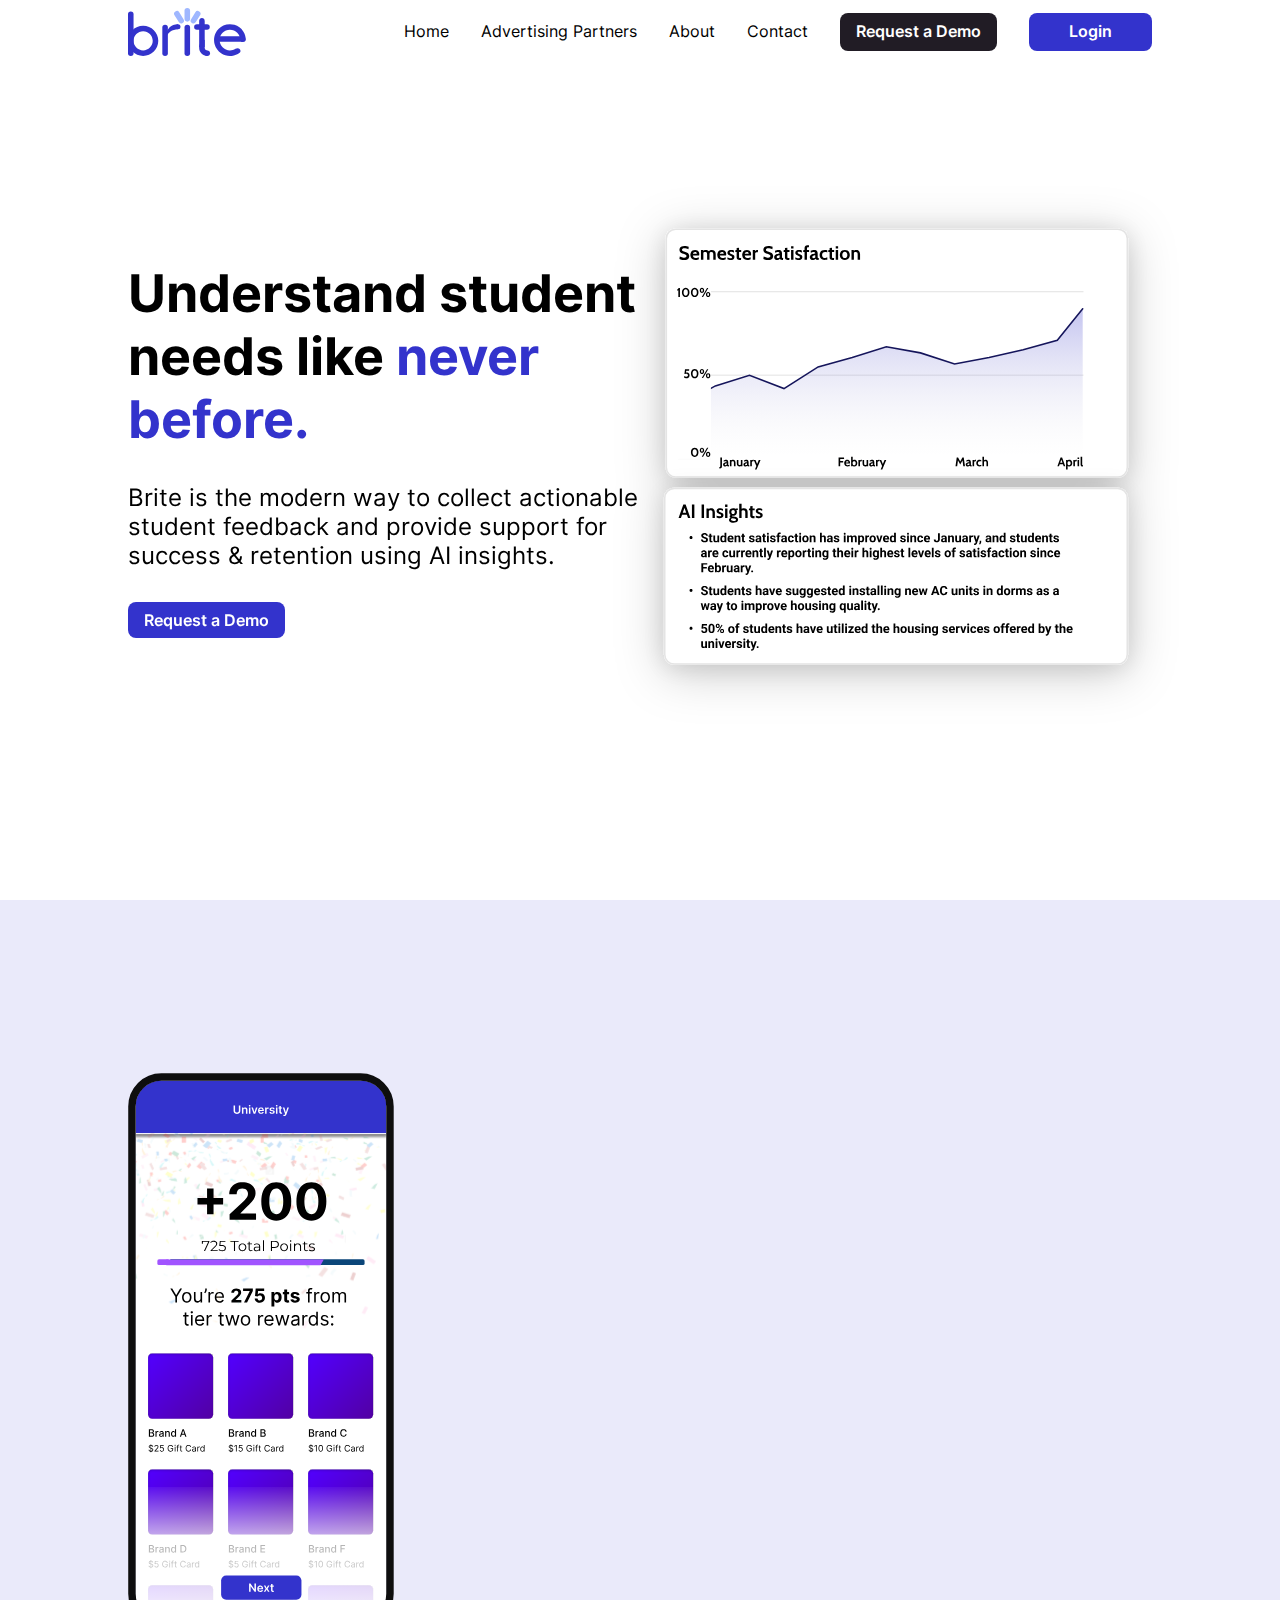
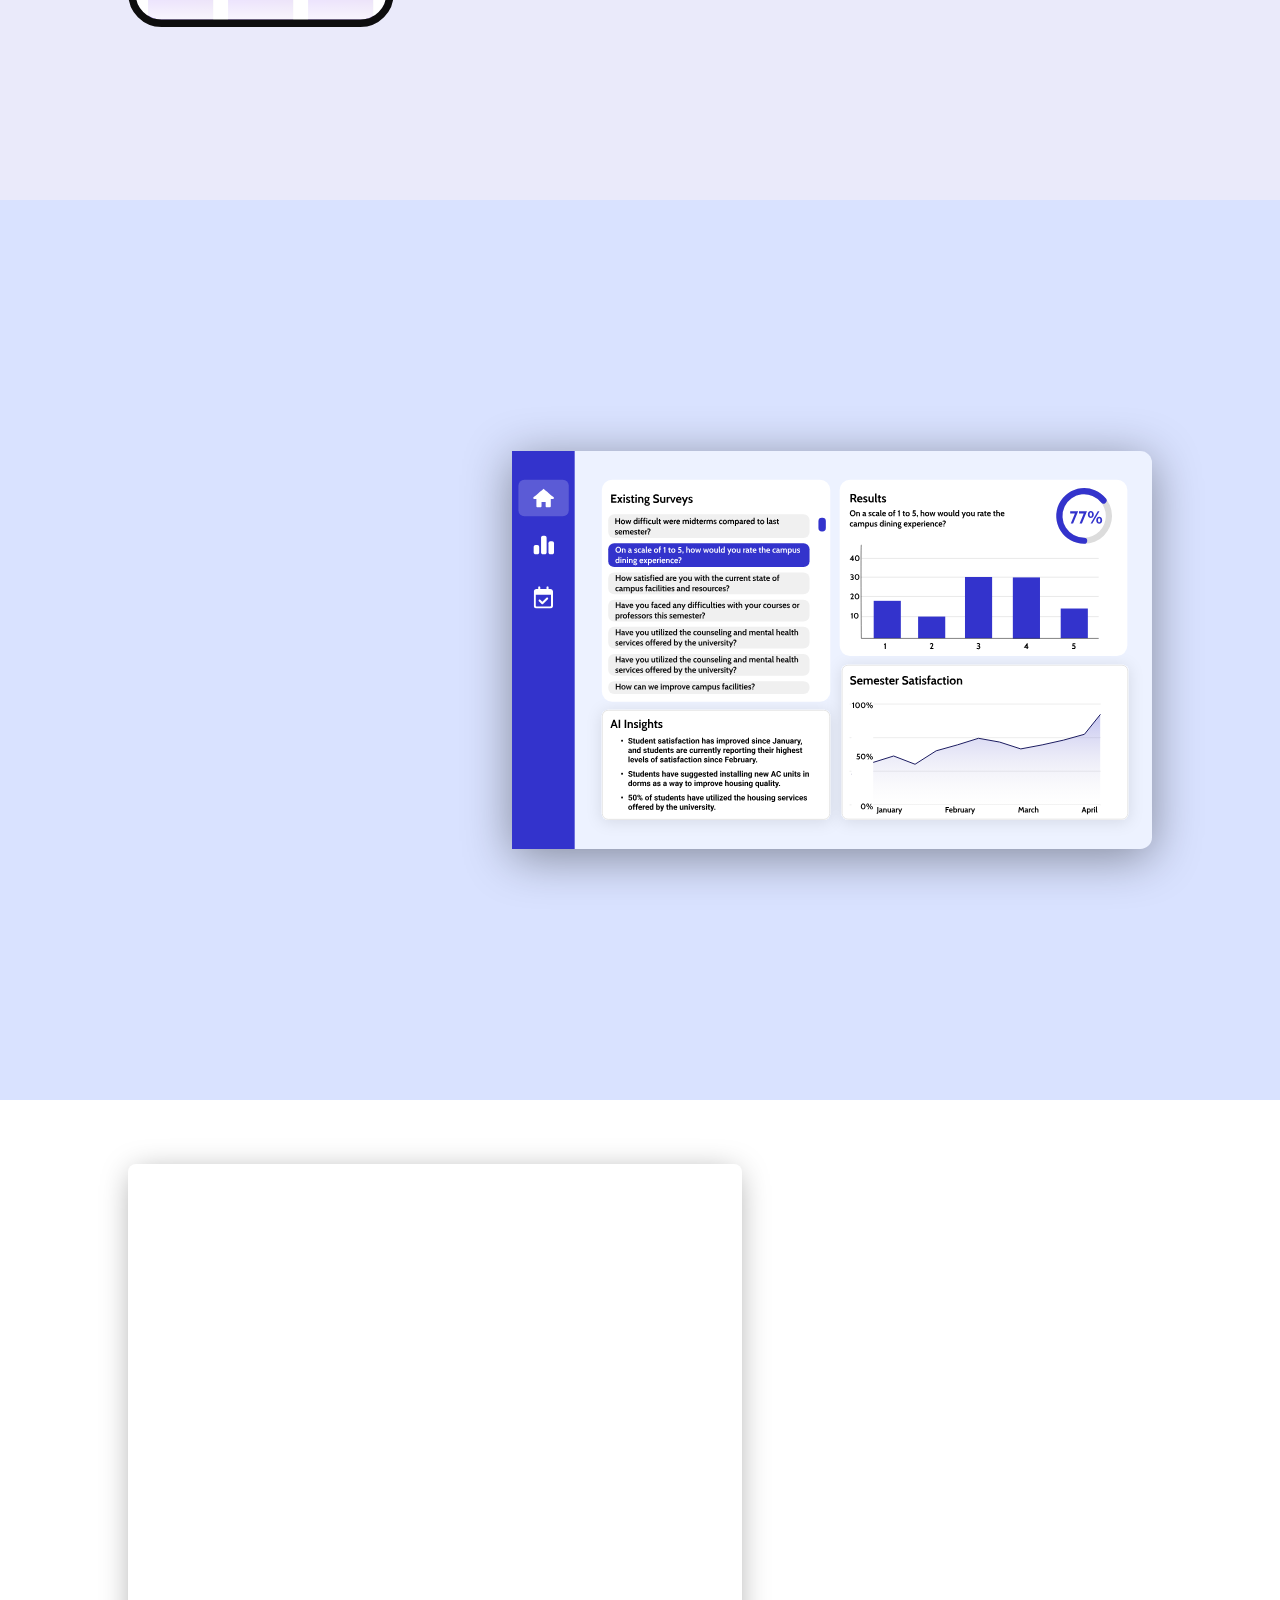
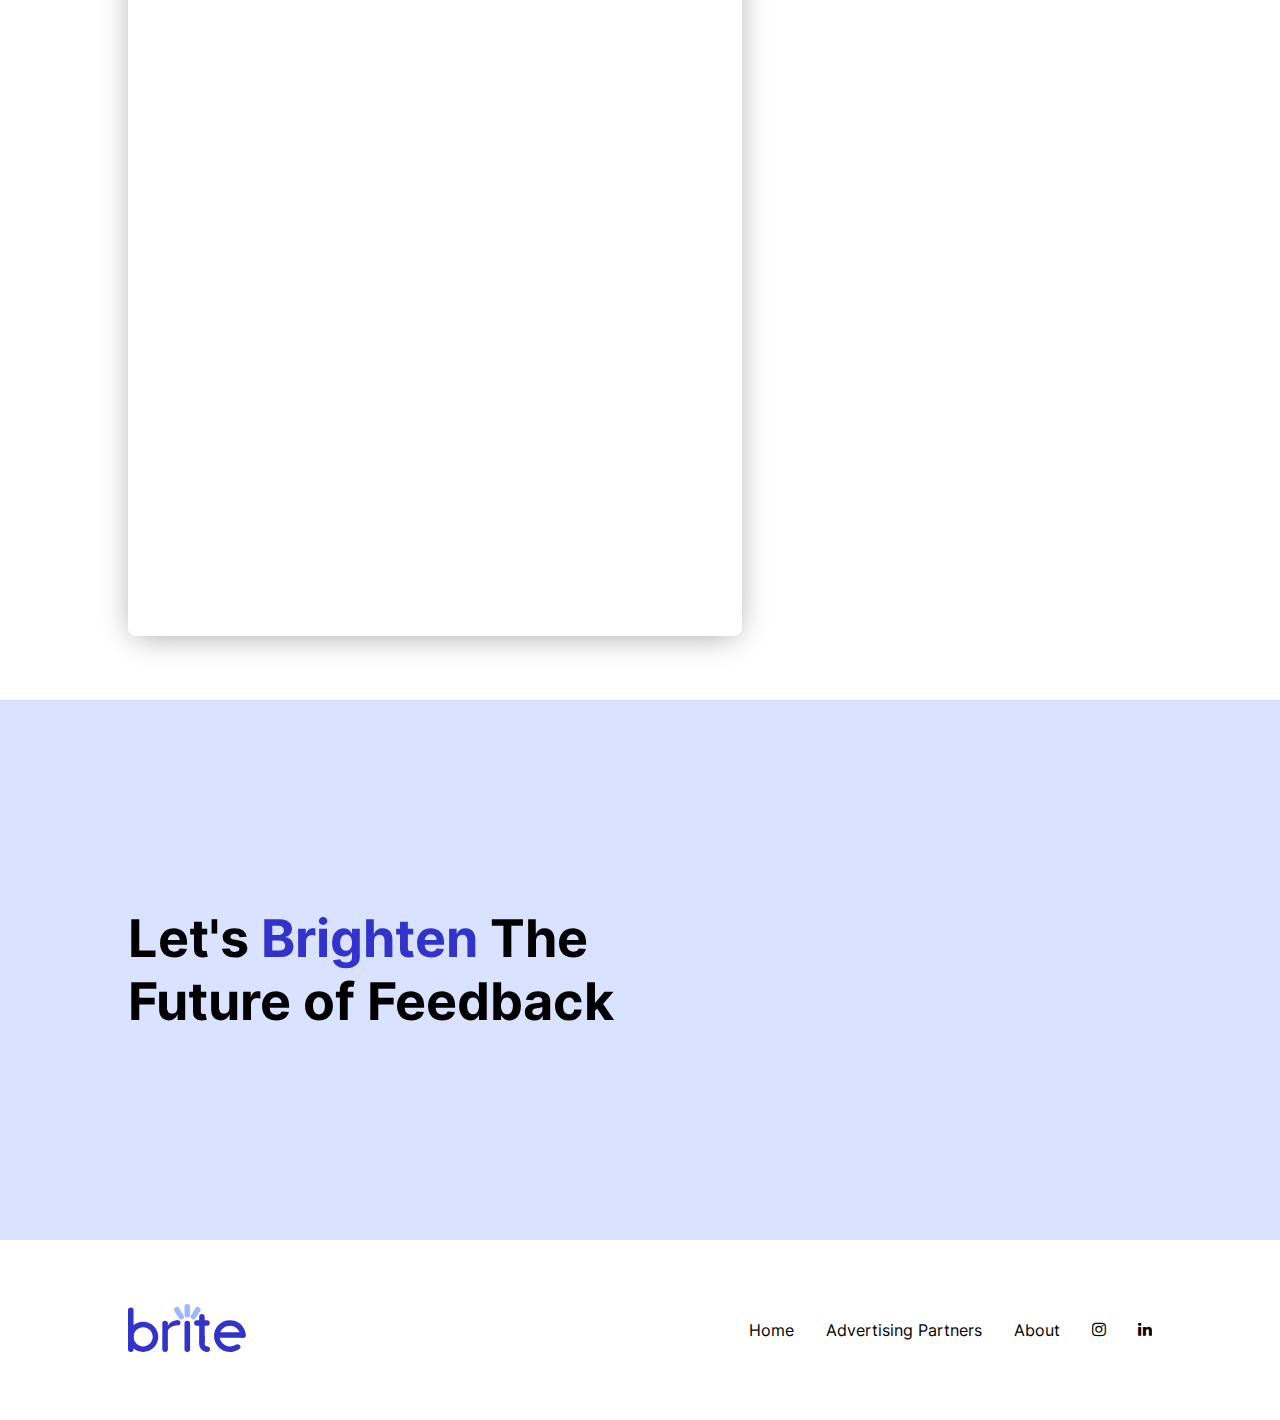
<file: index.html>
<!DOCTYPE html>
<html lang="en">
  <head>
    <meta charset="UTF-8" />
    <meta http-equiv="X-UA-Compatible" content="IE=edge" />
    <meta name="viewport" content="width=device-width, initial-scale=1.0" />
    <meta http-equiv="CACHE-CONTROL" content="NO-CACHE" />

    <title>Brite</title>
    <link rel="icon" type="image/png" href="./favicon.png" />

    <link rel="stylesheet" href="./styles.css" />
    <link rel="stylesheet" href="./index.css" />
    <link
      rel="stylesheet"
      href="https://cdnjs.cloudflare.com/ajax/libs/font-awesome/4.7.0/css/font-awesome.min.css"
    />
  </head>
  <body>
    <nav>
      <a href="./index.html">
        <img class="nav-logo" src="./assets/images/newlogo.svg" alt="Brite" />
      </a>

      <input type="checkbox" id="menu-check" />
      <label class="menu-bars" for="menu-check">
        <svg xmlns="http://www.w3.org/2000/svg" viewBox="0 0 448 512">
          <!--! Font Awesome Pro 6.4.0 by @fontawesome - https://fontawesome.com License - https://fontawesome.com/license (Commercial License) Copyright 2023 Fonticons, Inc. -->
          <path
            d="M0 96C0 78.3 14.3 64 32 64H416c17.7 0 32 14.3 32 32s-14.3 32-32 32H32C14.3 128 0 113.7 0 96zM0 256c0-17.7 14.3-32 32-32H416c17.7 0 32 14.3 32 32s-14.3 32-32 32H32c-17.7 0-32-14.3-32-32zM448 416c0 17.7-14.3 32-32 32H32c-17.7 0-32-14.3-32-32s14.3-32 32-32H416c17.7 0 32 14.3 32 32z"
          />
        </svg>
      </label>

      <ul class="nav-links">
        <li>
          <a href="./index.html">Home</a>
        </li>
        <li>
          <a href="./advertising.html">Advertising Partners</a>
        </li>
        <li>
          <a href="./about.html">About</a>
        </li>
        <li>
          <a href="#contact">Contact</a>
        </li>
        <li>
          <a href="#request-a-demo" class="cta-btn-grey">Request a Demo</a>
        </li>
        <li>
          <a id="loginButton" class="cta-btn">Login</a>
        </li>
      </ul>
    </nav>

    <section id="hero-section">
      <div class="hero-content">
        <div class="hero-text hidden-left">
          <h1>
            Understand student needs like
            <span class="heading-1 purple-text">never before.</span>
          </h1>

          <p class="text-large">
            Brite is the modern way to collect actionable student feedback and
            provide support for success & retention using AI insights.
          </p>

          <a href="#contact" class="cta-btn">Request a Demo</a>
        </div>

        <img
          src="./assets/images/hero.svg"
          alt="Admin Dashboard"
          class="dashboard-img"
        />
      </div>
    </section>

    <section id="reward">
      <div class="reward-content">
        <img
          src="./assets/images/rewardPage.svg"
          alt="Reward Page"
          class="reward-page"
        />
        <div class="reward-text hidden-right">
          <h2 class="reward-text-header">
            Making feedback fun with our
            <span class="heading-2 purple-text"> student-focused</span> app
          </h2>

          <p class="text-medium">
            Students love incentives and gamification. Using our app, students
            are rewarded to give feedback using weekly giveaways from the brands
            they love, ensuring that data stays flowing.
          </p>
          <a href="./advertising.html" class="cta-btn">Learn More</a>
        </div>
      </div>
    </section>

    <section id="analysis">
      <div class="analysis-content">
        <div class="reward-text hidden-left dark">
          <h2 class="reward-text-header">
            Administrators help students in
            <span class="heading-2 purple-text">real-time</span>
          </h2>

          <p class="text-medium">
            No more waiting until the end of the year to review student data
            metrics. Help your students in real time using AI-enhanced daily
            feedback and track results over time using our interactive calendar.
          </p>
        </div>
        <img
          src="./assets/images/dashboard2.svg"
          alt="Reward Page"
          class="dashboard-img"
        />
      </div>
    </section>
    <!-- <section id="trustedBy">
      <div class="trustedBy__header">
        <h2>Trusted By:</h2>
      </div>
      <div class="trustedBy__content">
        <img
          src="./assets/images/dental.svg"
          alt="Admin Dashboard"
          class="dashboard-img"
        />

        <img
          src="./assets/images/nursing.svg"
          alt="Admin Dashboard"
          class="dashboard-img"
        />
      </div>
    </section> -->

    <section id="request-a-demo">
      <div class="request-demo-content">
        <!-- Calendly inline widget begin -->
        <div
          class="calendly-inline-widget"
          data-url="https://calendly.com/brite_demo/30min"
        ></div>
        <script
          type="text/javascript"
          src="https://assets.calendly.com/assets/external/widget.js"
          async
        ></script>
        <!-- Calendly inline widget end -->

        <div class="request-demo-text hidden-right">
          <h2>Schedule a <span class="heading-2 purple-text">Demo</span></h2>

          <p class="text-medium">
            Select a time to see Brite in action! We'll show you how you can use
            Brite to collect student feedback and eliminate blind spots across
            your organization.
          </p>
        </div>
      </div>
    </section>

    <section id="contact">
      <h1 id="contact-header">
        Let's <span class="purple-text heading-1">Brighten</span> The Future of
        Feedback
      </h1>
      <div class="contact-text hidden-right">
        <h2>Contact Us</h2>
        <p class="text-medium">
          To learn more, email us at
          <a
            href="mailto: info@brite.company"
            class="text-medium purple-text email-link"
          >
            info@brite.company
          </a>
        </p>
        <a
          class="cta-btn"
          id="DemoRequest"
          href="https://docs.google.com/forms/d/e/1FAIpQLSegV-dowRuRsMFz-4bKpN9_NyclXzengPoBlK-sQn5bFZB3fQ/viewform"
        >
          Join Waitlist
        </a>
      </div>
    </section>

    <section id="footer">
      <div>
        <a href="./index.html">
          <img class="nav-logo" src="./assets/images/newlogo.svg" alt="Brite" />
        </a>
      </div>
      <div>
        <ul class="footer-links">
          <li>
            <a href="./index.html" class="footer-dis">Home</a>
          </li>
          <li>
            <a href="./advertising.html" class="footer-dis"
              >Advertising Partners</a
            >
          </li>
          <li>
            <a href="./about.html" class="footer-dis">About</a>
          </li>
          <a
            href="https://www.instagram.com/britemobile/"
            class="fa fa-instagram"
          ></a>
          <a
            href="https://www.linkedin.com/company/teambrite/"
            class="fa fa-linkedin"
          ></a>
        </ul>
      </div>
    </section>

    <script defer src="script.js"></script>
    <script>
      document
        .getElementById("loginButton")
        .addEventListener("click", function () {
          // Change the URL to the desired website
          window.location.href = "https://app.brite.company/"; // Replace with the website URL you want to redirect to
        });
    </script>
  </body>
</html>
</file>
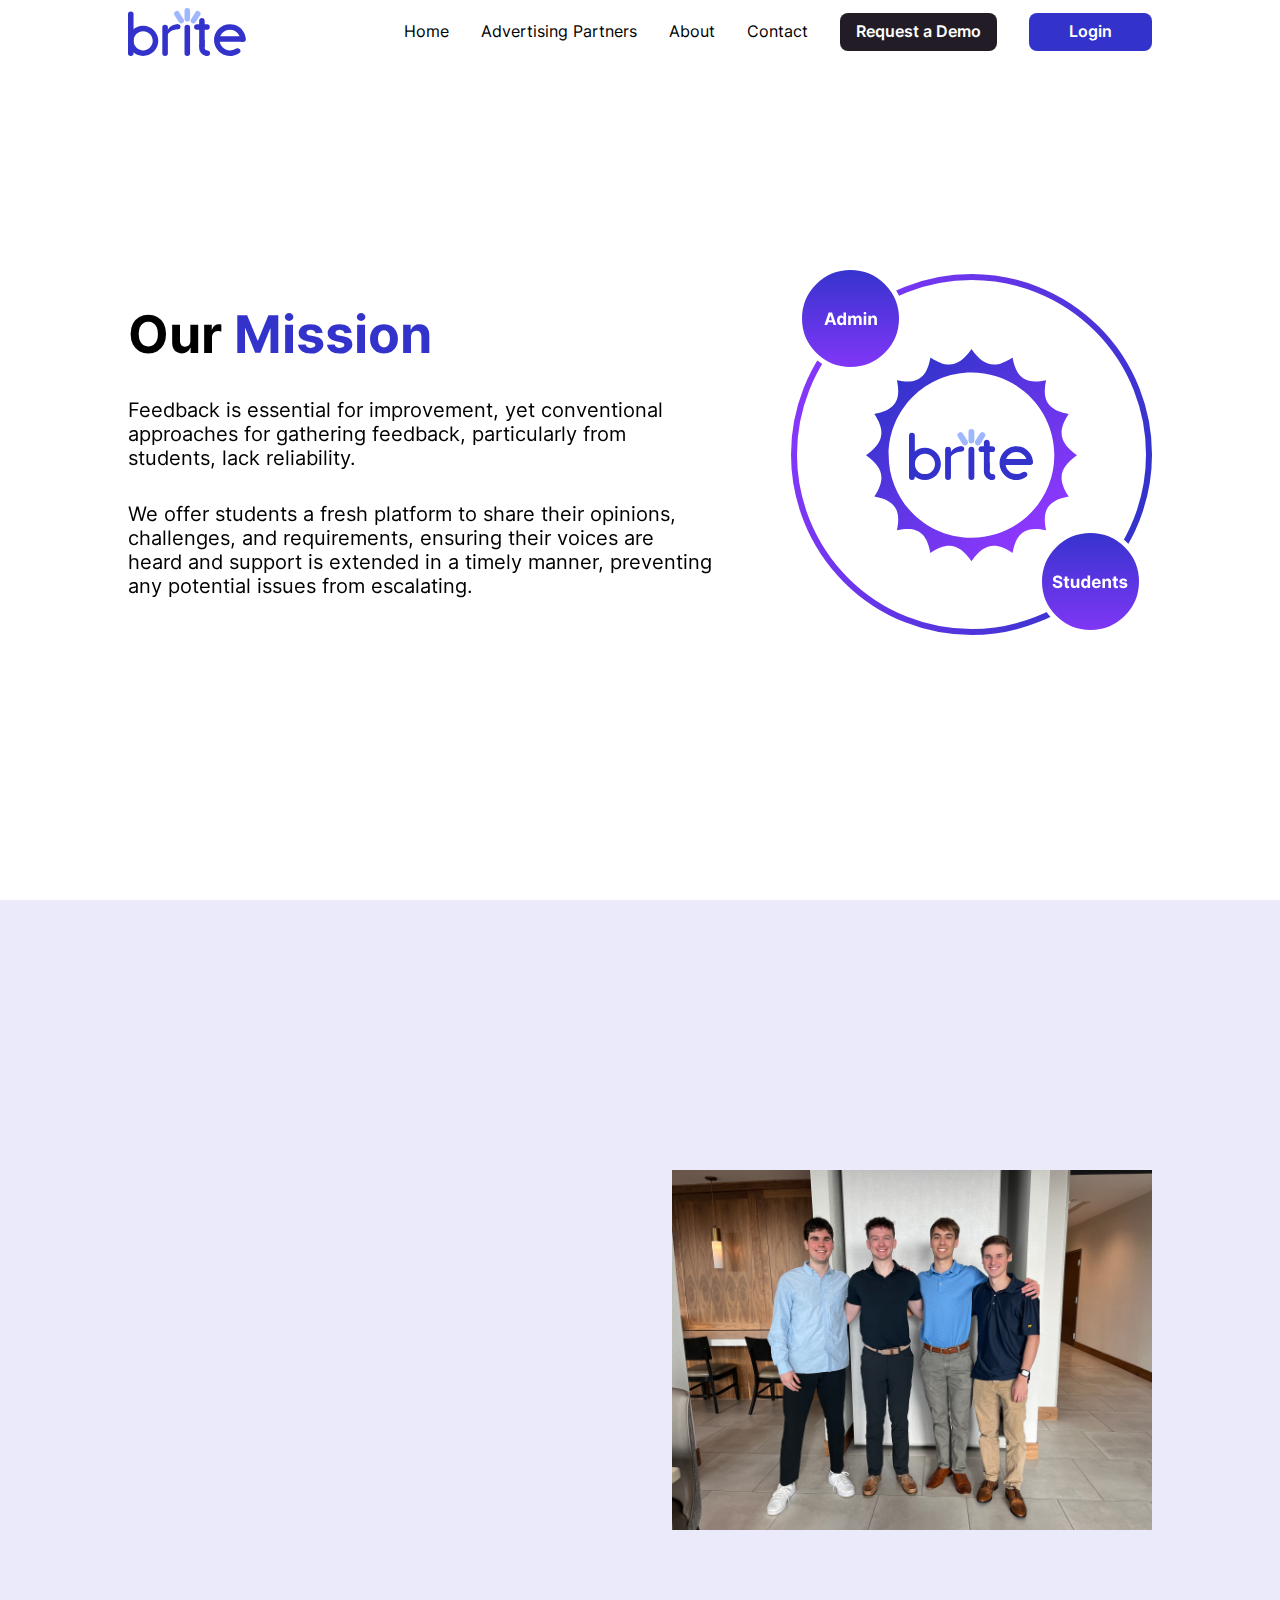
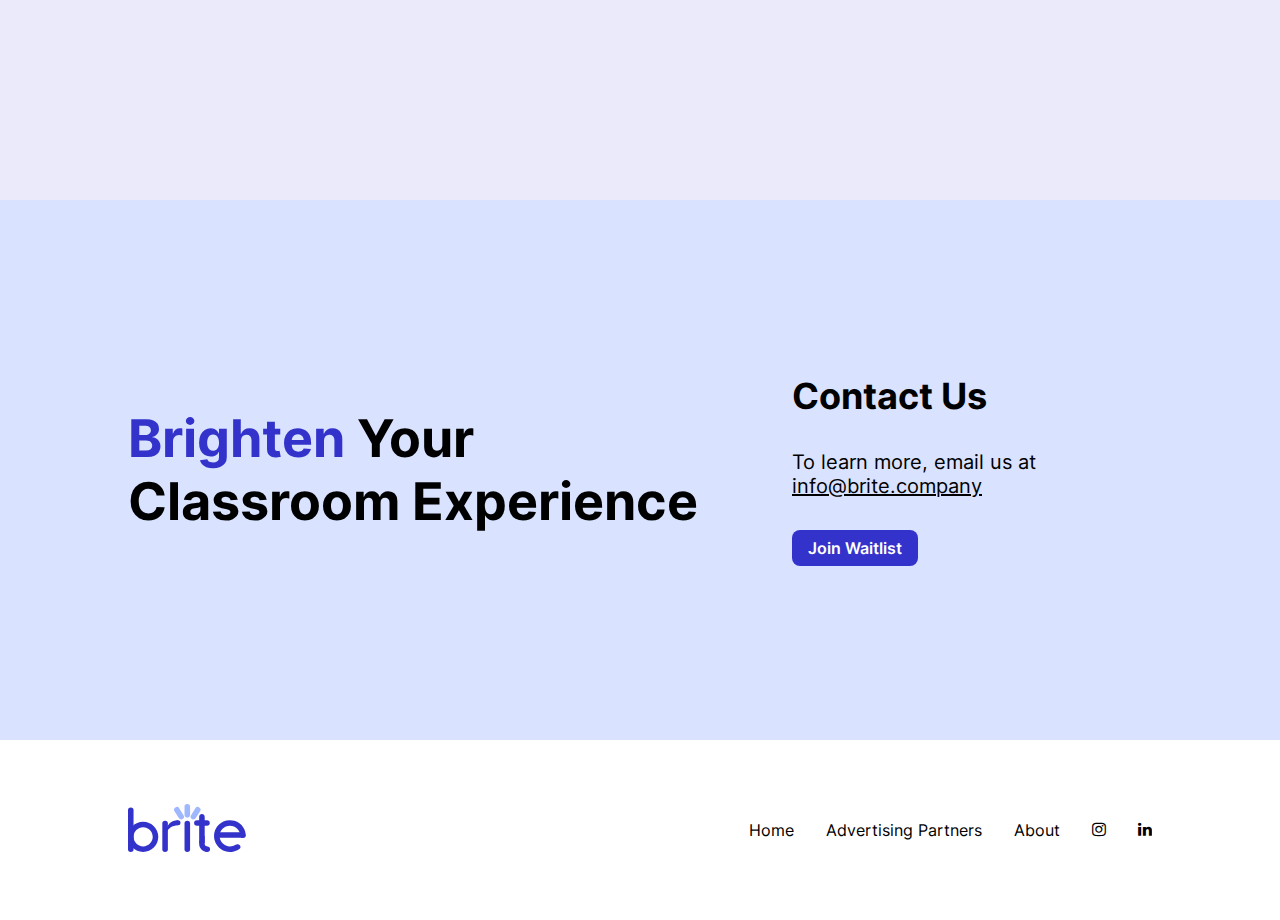
<file: about.html>
<!DOCTYPE html>

<html>
  <head>
    <meta charset="UTF-8" />
    <meta http-equiv="X-UA-Compatible" content="IE=edge" />
    <meta name="viewport" content="width=device-width, initial-scale=1.0" />
    <meta http-equiv="CACHE-CONTROL" content="NO-CACHE" />

    <title>About</title>
    <link rel="icon" type="image/png" href="./favicon.png" />

    <link rel="stylesheet" href="./styles.css" />
    <link rel="stylesheet" href="./about.css" />
    <link
      rel="stylesheet"
      href="https://cdnjs.cloudflare.com/ajax/libs/font-awesome/4.7.0/css/font-awesome.min.css"
    />
  </head>
  <body>
    <nav>
      <a href="./index.html">
        <img class="nav-logo" src="./assets/images/newlogo.svg" alt="Brite" />
      </a>

      <input type="checkbox" id="menu-check" />
      <label class="menu-bars" for="menu-check">
        <svg xmlns="http://www.w3.org/2000/svg" viewBox="0 0 448 512">
          <!--! Font Awesome Pro 6.4.0 by @fontawesome - https://fontawesome.com License - https://fontawesome.com/license (Commercial License) Copyright 2023 Fonticons, Inc. -->
          <path
            d="M0 96C0 78.3 14.3 64 32 64H416c17.7 0 32 14.3 32 32s-14.3 32-32 32H32C14.3 128 0 113.7 0 96zM0 256c0-17.7 14.3-32 32-32H416c17.7 0 32 14.3 32 32s-14.3 32-32 32H32c-17.7 0-32-14.3-32-32zM448 416c0 17.7-14.3 32-32 32H32c-17.7 0-32-14.3-32-32s14.3-32 32-32H416c17.7 0 32 14.3 32 32z"
          />
        </svg>
      </label>

      <ul class="nav-links">
        <li>
          <a href="./index.html">Home</a>
        </li>
        <li>
          <a href="./advertising.html">Advertising Partners</a>
        </li>
        <li>
          <a href="./about.html">About</a>
        </li>
        <li>
          <a href="#contact">Contact</a>
        </li>
        <li>
          <a href="./index.html#request-a-demo" class="cta-btn-grey"
            >Request a Demo</a
          >
        </li>
        <li>
          <a id="loginButton" class="cta-btn">Login</a>
        </li>
      </ul>
    </nav>

    <section id="hero-section">
      <div class="hero-content">
        <div class="hero-text hidden-left">
          <h1>Our <span class="heading-1 purple-text">Mission</span></h1>
          <p class="text-medium">
            Feedback is essential for improvement, yet conventional approaches
            for gathering feedback, particularly from students, lack
            reliability.
          </p>
          <p class="text-medium">
            We offer students a fresh platform to share their opinions,
            challenges, and requirements, ensuring their voices are heard and
            support is extended in a timely manner, preventing any potential
            issues from escalating.
          </p>
        </div>
        <img
          id="aboutImg"
          class="hidden-right"
          src="assets/images/aboutLogo.svg"
        />
      </div>
    </section>

    <section class="hidden-left" id="readMore">
      <div class="founders-content">
        <div class="about-text hidden-left">
          <h1>
            Built By <span class="heading-1 purple-text">Current Students</span>
          </h1>
          <p class="text-medium">
            As WVU engineering students, we were on the front lines of WVU’s
            financial crisis stemming from the student enrollment cliff. After
            many conversations with university administrators across the
            country, we learned that enrollment and retention was an issue all
            over.
          </p>
          <p class="text-medium">
            This is why we started Brite – to bridge the gap between
            universities and their students.
          </p>
          <p class="text-medium">
            We strive to get students help surrounding mental health, financial
            insecurities, family problems, and campus dilemmas by connecting
            them with administrators who can allocate precious resources to the
            right spots.
          </p>
        </div>
        <img id="foundersImg" src="assets/images/foundersTCU.JPEG" />
      </div>
    </section>

    <section id="contact">
      <h1 id="contact-header">
        <span class="purple-text heading-1">Brighten</span> Your Classroom
        Experience
      </h1>
      <div class="contact-text">
        <h2>Contact Us</h2>
        <p class="text-medium">
          To learn more, email us at
          <a href="mailto: info@brite.company" class="text-medium email-link">
            info@brite.company
          </a>
        </p>
        <a
          class="cta-btn"
          id="DemoRequest"
          href="https://docs.google.com/forms/d/e/1FAIpQLSegV-dowRuRsMFz-4bKpN9_NyclXzengPoBlK-sQn5bFZB3fQ/viewform"
        >
          Join Waitlist
        </a>
      </div>
    </section>

    <section id="footer">
      <div>
        <a href="./index.html">
          <img class="nav-logo" src="./assets/images/newlogo.svg" alt="Brite" />
        </a>
      </div>
      <div>
        <ul class="footer-links">
          <li>
            <a href="./index.html" class="footer-dis">Home</a>
          </li>
          <li>
            <a href="./advertising.html" class="footer-dis"
              >Advertising Partners</a
            >
          </li>
          <li>
            <a href="./about.html" class="footer-dis">About</a>
          </li>
          <a
            href="https://www.instagram.com/britemobile/"
            class="fa fa-instagram"
          ></a>
          <a
            href="https://www.linkedin.com/company/teambrite/"
            class="fa fa-linkedin"
          ></a>
        </ul>
      </div>
    </section>
    <script>
      document
        .getElementById("loginButton")
        .addEventListener("click", function () {
          // Change the URL to the desired website
          window.location.href = "https://app.brite.company/"; // Replace with the website URL you want to redirect to
        });
    </script>
    <script src="script.js"></script>
  </body>
</html>
</file>
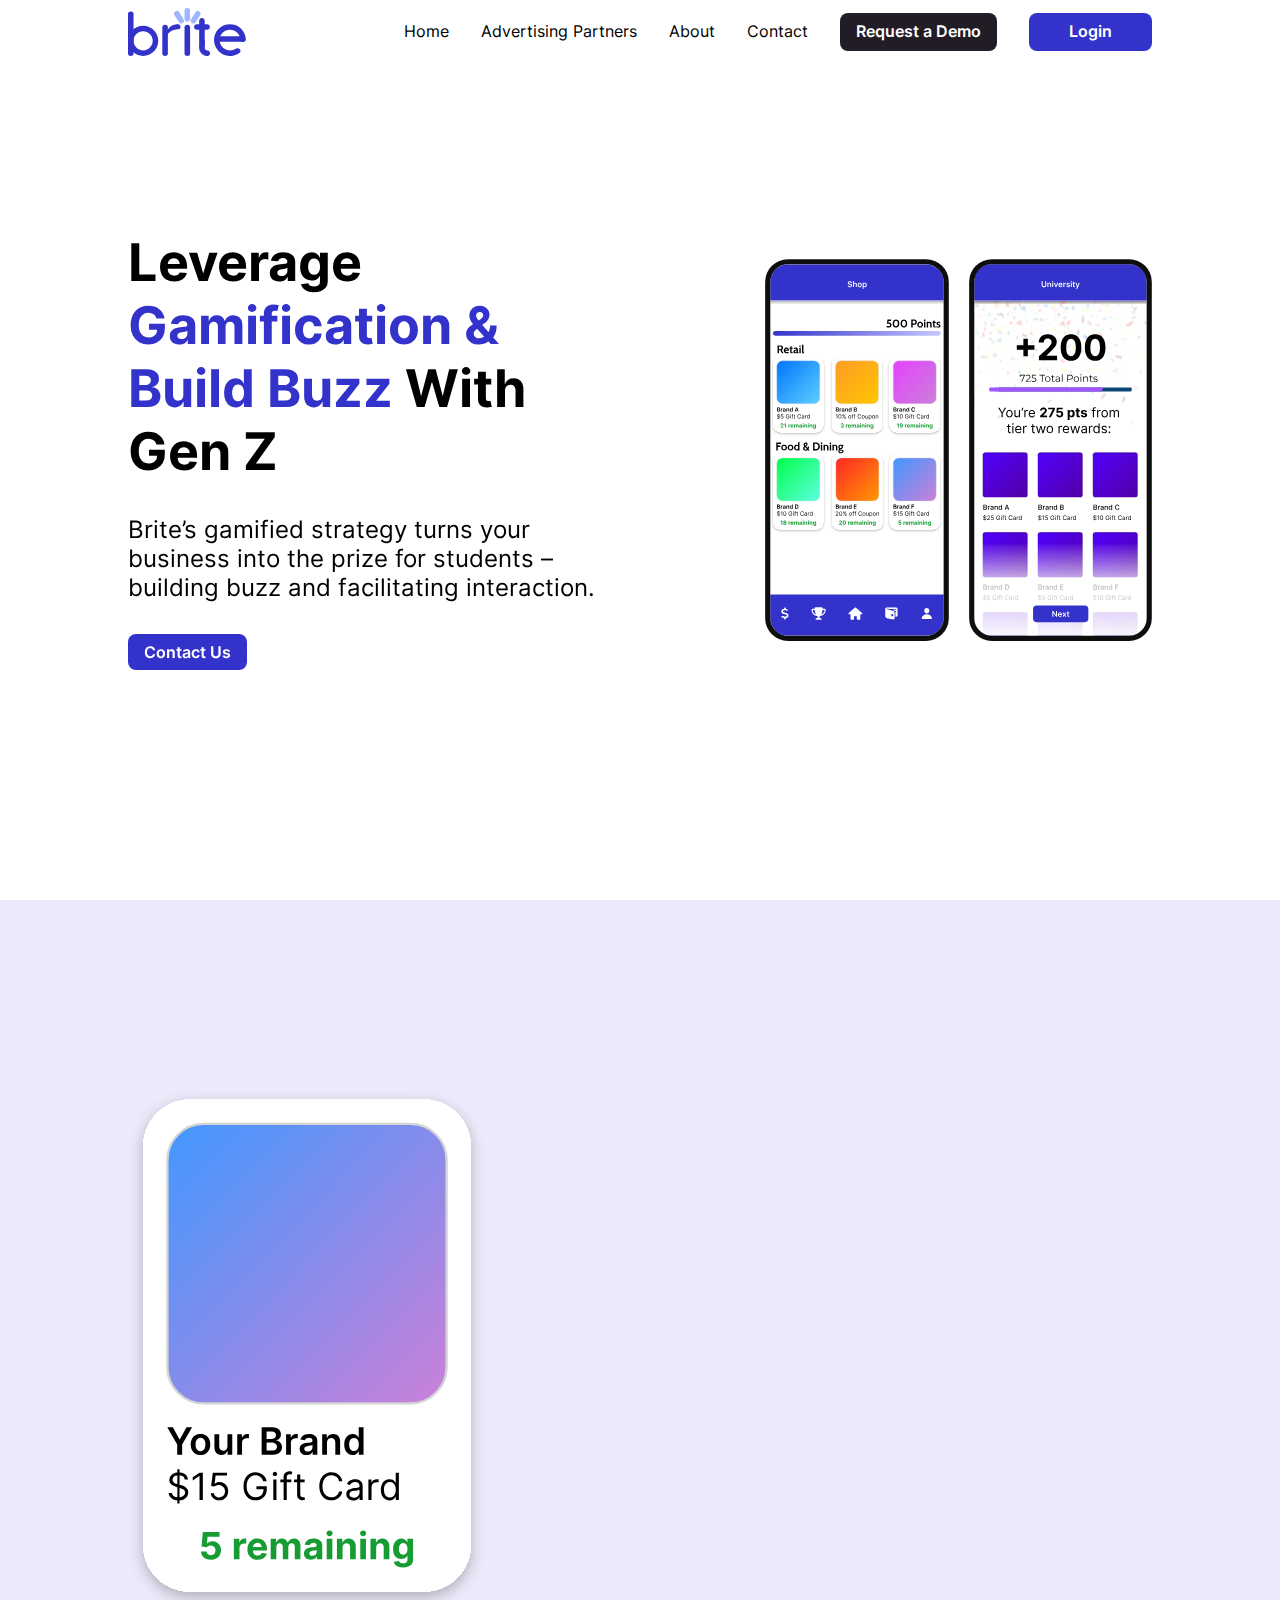
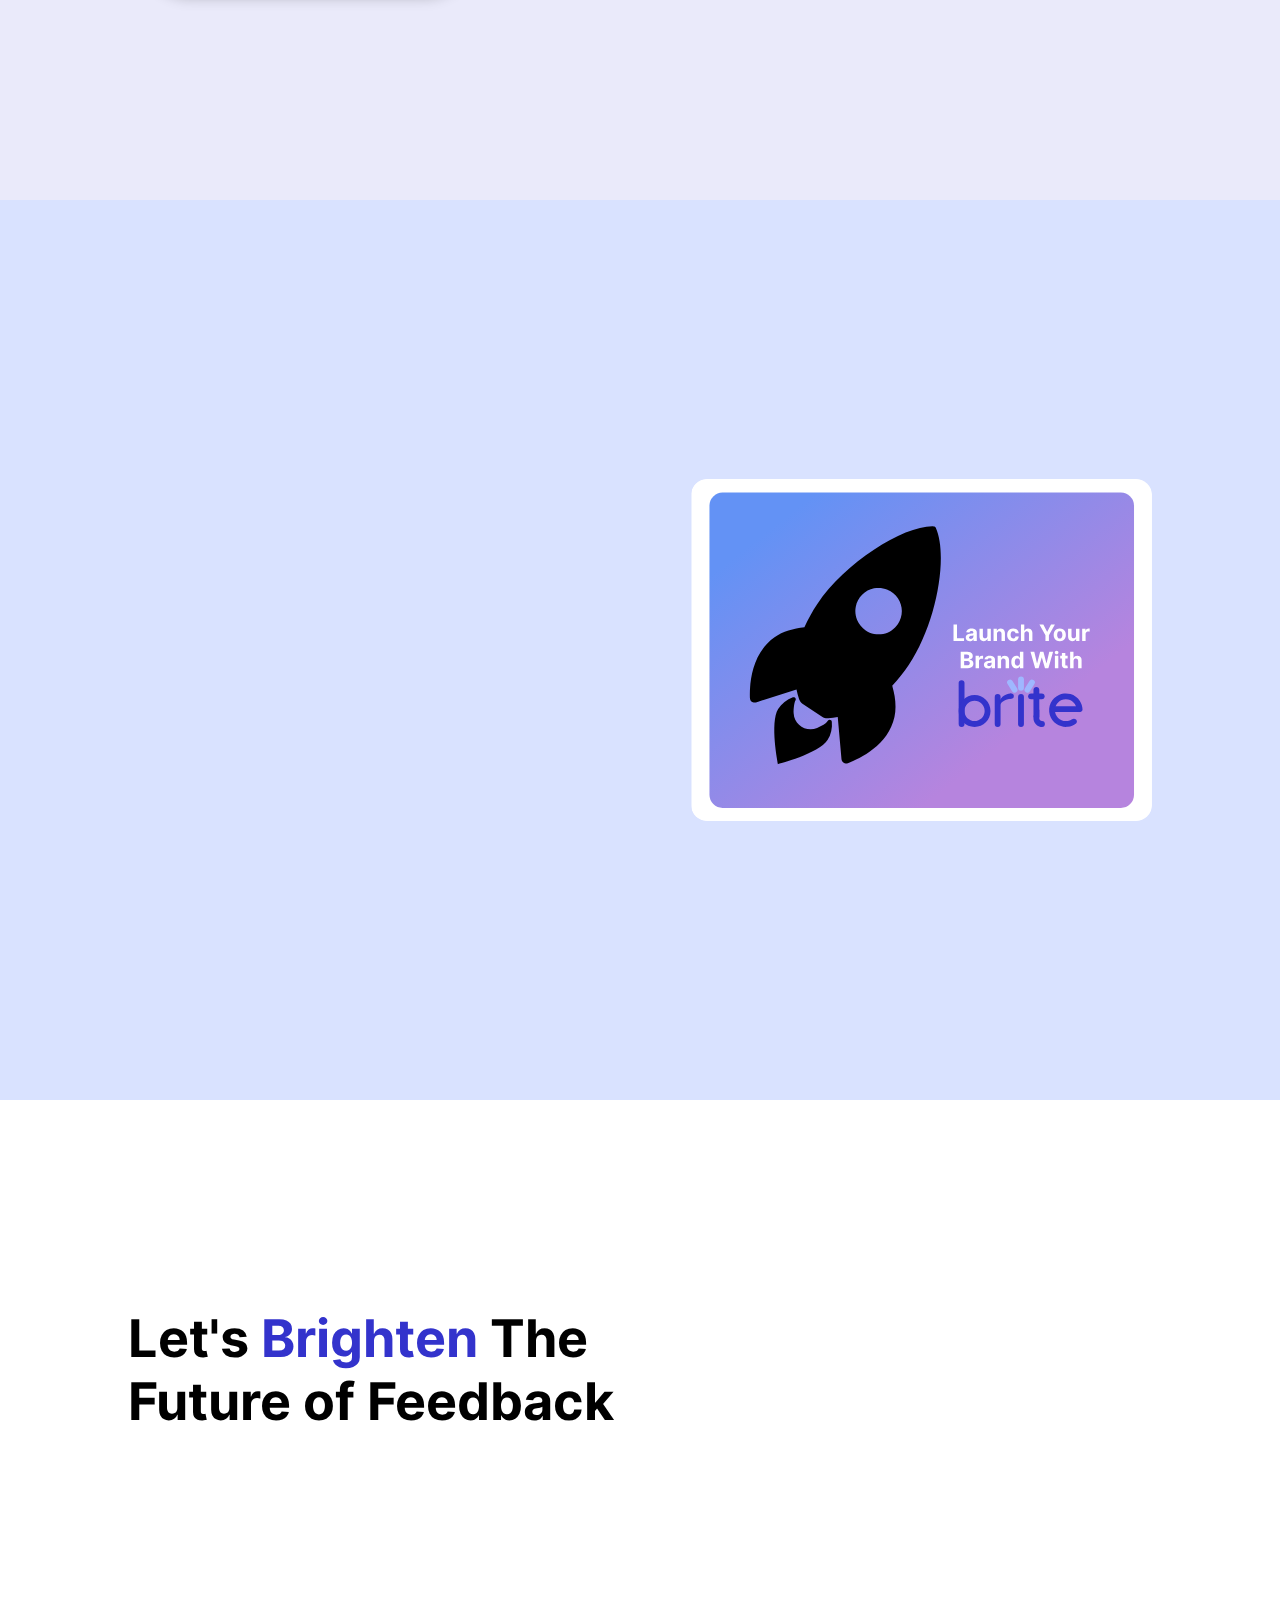
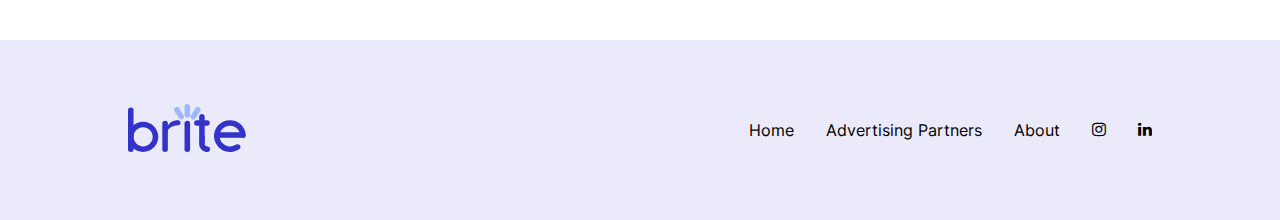
<file: advertising.html>
<!DOCTYPE html>
<html lang="en">
  <head>
    <meta charset="UTF-8" />
    <meta http-equiv="X-UA-Compatible" content="IE=edge" />
    <meta name="viewport" content="width=device-width, initial-scale=1.0" />
    <meta http-equiv="CACHE-CONTROL" content="NO-CACHE" />
    <title>Brite</title>
    <link rel="icon" type="image/png" href="./favicon.png" />

    <link rel="stylesheet" href="./styles.css" />
    <link rel="stylesheet" href="./advertising.css" />
    <link
      rel="stylesheet"
      href="https://cdnjs.cloudflare.com/ajax/libs/font-awesome/4.7.0/css/font-awesome.min.css"
    />
  </head>
  <body>
    <nav>
      <a href="./index.html">
        <img class="nav-logo" src="./assets/images/newlogo.svg" alt="Brite" />
      </a>

      <input type="checkbox" id="menu-check" />
      <label class="menu-bars" for="menu-check">
        <svg xmlns="http://www.w3.org/2000/svg" viewBox="0 0 448 512">
          <!--! Font Awesome Pro 6.4.0 by @fontawesome - https://fontawesome.com License - https://fontawesome.com/license (Commercial License) Copyright 2023 Fonticons, Inc. -->
          <path
            d="M0 96C0 78.3 14.3 64 32 64H416c17.7 0 32 14.3 32 32s-14.3 32-32 32H32C14.3 128 0 113.7 0 96zM0 256c0-17.7 14.3-32 32-32H416c17.7 0 32 14.3 32 32s-14.3 32-32 32H32c-17.7 0-32-14.3-32-32zM448 416c0 17.7-14.3 32-32 32H32c-17.7 0-32-14.3-32-32s14.3-32 32-32H416c17.7 0 32 14.3 32 32z"
          />
        </svg>
      </label>

      <ul class="nav-links">
        <li>
          <a href="./index.html">Home</a>
        </li>
        <li>
          <a href="./advertising.html"> Advertising Partners</a>
        </li>
        <li>
          <a href="./about.html">About</a>
        </li>
        <li>
          <a href="#contact">Contact</a>
        </li>
        <li>
          <a href="./index.html#request-a-demo" class="cta-btn-grey"
            >Request a Demo</a
          >
        </li>
        <li>
          <a id="loginButton" class="cta-btn">Login</a>
        </li>
      </ul>
    </nav>

    <section id="hero-section">
      <div class="hero-content">
        <div class="hero-text hidden-left">
          <h1 class="hero-text-header">
            Leverage
            <span class="heading-1 purple-text">Gamification & Build Buzz</span>
            With Gen Z
          </h1>

          <p class="text-large">
            Brite’s gamified strategy turns your business into the prize for
            students – building buzz and facilitating interaction.
          </p>

          <a href="#contact" class="cta-btn">Contact Us</a>
        </div>
        <div class="hero-phones">
          <img
            src="./assets/images/shopPage.svg"
            alt="Brite Shop Page"
            class="phone-img"
            id="heroPhoneA"
          />
          <img
            src="./assets/images/rewardPage.svg"
            alt="Brite Rewards"
            class="phone-img"
            id="heroPhoneB"
          />
        </div>
      </div>
    </section>

    <section id="excite">
      <div class="excite-content">
        <img
          src="./assets/images/ShopItem.svg"
          alt="Excite Page"
          class="excite-page"
        />
        <div class="excite-text hidden-right">
          <h2 class="excite-text-header">
            Build <span class="heading-2 purple-text">excitement</span> around
            your brand
          </h2>

          <p class="text-medium">
            Students compete and give feedback on Brite every day.
          </p>
          <p class="text-medium">
            Their reward?
            <span class="text-medium-bold purple-text">Your brand.</span>
          </p>
          <p class="text-medium">
            After earning points, students can cash points in for rewards to
            your business, big or small.
          </p>
        </div>
      </div>
    </section>
    <section id="why">
      <div class="why-content">
        <div class="why-text hidden-left">
          <h2 class="why-text-header">
            Why
            <span class="purple-text heading-2">Promotional Giveaways?</span>
          </h2>

          <p class="text-medium">
            Gen-Z scrolls by social media ads without a second thought. With
            Brite, students are guaranteed to engage with your brand, bringing
            you traffic & engagement as they walk into your digital front door.
            Even if they don’t win your prize, they’ll see your logo every day.
          </p>
        </div>
        <img
          src="./assets/images/promotional.svg"
          alt="Excite Page"
          class="why-page"
        />
      </div>
    </section>

    <section id="contact">
      <h1 id="contact-header">
        Let's <span class="purple-text heading-1">Brighten</span> The Future of
        Feedback
      </h1>
      <div class="contact-text hidden-right">
        <h2>Contact Us</h2>
        <p class="text-medium">
          To learn more about partnering with Brite, email us at
          <a
            href="mailto: info@brite.company"
            class="text-medium purple-text email-link"
          >
            info@brite.company
          </a>
        </p>
        <a
          class="cta-btn"
          id="DemoRequest"
          href="https://docs.google.com/forms/d/e/1FAIpQLSegV-dowRuRsMFz-4bKpN9_NyclXzengPoBlK-sQn5bFZB3fQ/viewform"
        >
          Join Waitlist
        </a>
      </div>
    </section>

    <section id="footer">
      <div>
        <a href="./index.html">
          <img class="nav-logo" src="./assets/images/newlogo.svg" alt="Brite" />
        </a>
      </div>
      <div>
        <ul class="footer-links">
          <li>
            <a href="./index.html" class="footer-dis">Home</a>
          </li>
          <li>
            <a href="./advertising.html" class="footer-dis"
              >Advertising Partners</a
            >
          </li>
          <li>
            <a href="./about.html" class="footer-dis">About</a>
          </li>
          <a
            href="https://www.instagram.com/britemobile/"
            class="fa fa-instagram"
          ></a>
          <a
            href="https://www.linkedin.com/company/teambrite/"
            class="fa fa-linkedin"
          ></a>
        </ul>
      </div>
    </section>

    <script defer src="script.js"></script>
    <script>
      document
        .getElementById("loginButton")
        .addEventListener("click", function () {
          // Change the URL to the desired website
          window.location.href = "https://app.brite.company/"; // Replace with the website URL you want to redirect to
        });
    </script>
  </body>
</html>
</file>
<file: styles.css>
@font-face {
  font-family: Inter;
  src: url("./assets/fonts/Inter/Inter-VariableFont_slnt\,wght.ttf");
  font-style: normal;
}

:root {
  --blue: 76, 166, 250;
  --dark-gray: 65, 65, 65;
  --purple: 51, 51, 204;
  --bright-purple: 80, 51, 204;
  --navy: 0, 28, 109;
  --lavender: 159, 183, 255;
}

* {
  margin: 0;
  padding: 0;
  box-sizing: border-box;
  font-family: Inter;
  font-size: 16px;
}

html {
  scroll-behavior: smooth;
}

section {
  position: relative;
  width: 100%;
  height: 100vh;
  padding: 0 10%;
  overflow: hidden;
}

h1,
.heading-1 {
  font-size: 52px;
  font-weight: 700;
}

h2,
.heading-2 {
  font-size: 36px;
  font-weight: 700;
}

p,
.text-large {
  font-size: 24px;
  font-weight: 400;
}

.text-large-bold {
  font-size: 24px;
  font-weight: bold;
}
.text-medium {
  font-size: 20px;
  font-weight: 400;
}
.text-medium-bold {
  font-size: 20px;
  font-weight: bold;
}

.text-small {
  font-size: 16px;
  font-weight: 400;
}

.text-colored {
  color: rgb(var(--blue));
}

.section-container-medium {
  position: relative;
  width: 100%;
  height: 80vh;
  padding: 0 10%;
  overflow: auto;
}

.section-container-smaller {
  position: relative;
  width: 100%;
  height: 40vh;
  padding: 0 10%;
  overflow: auto;
}

.cta-btn {
  display: inline-flex;
  justify-content: center;
  align-items: center;
  padding: 0.5em 1em;
  border-radius: 0.5em;
  background-color: rgb(var(--purple)) !important;
  color: #fff !important;
  font-weight: 600;
  text-decoration: none;
}
.cta-btn-white {
  display: inline-flex;
  justify-content: center;
  align-items: center;
  padding: 0.5em 1em;
  border-radius: 0.5em;
  background-color: white !important;
  color: black !important;
  font-weight: 600;
  text-decoration: none;
}
.cta-btn-grey {
  display: inline-flex;
  justify-content: center;
  align-items: center;
  padding: 0.5em 1em;
  border-radius: 0.5em;
  color: #fff !important;
  font-weight: 600;
  text-decoration: none;
  background-color: rgb(33, 28, 37) !important;
}

.cta-btn-grey:hover {
  cursor: pointer;
}

.blue-text {
  color: #4ca6fa;
}
.purple-text {
  color: #3333cc;
}
.bright-purple-text {
  color: #ffffff;
}
.white-text {
  color: white;
}
.text-colored {
  color: rgb(var(--blue));
}

.blue-background {
  background-color: rgba(var(--blue), 0.1);
}

.dark-background {
  color: white;
  background-color: rgb(var(--dark-gray));
}

.blue-background {
  color: black;
  background-color: rgba(var(--blue), 0.1);
}

.lavender-background {
  background-color: rgba(var(--lavender), 0.4);
}

/*             Transitions                */

.hidden {
  opacity: 0;
  transition: all 1s;
}

.show {
  opacity: 1;
}

.hidden-return {
  /*separating from other hidden elements so that we can query for the ones we want to disappear when not in viewport */
  opacity: 0;
  transition: all 1s;
}

.show-return {
  opacity: 1;
}

.hidden-slower {
  /* Simply a slower transition */
  opacity: 0;
  transition: all 2s;
}

.show-slower {
  opacity: 1;
}

.hidden-fly {
  /*Items will fly into the viewport */
  opacity: 0;
  transition: all 1s;
  transform: translateX(-100%);
}

.show-fly {
  opacity: 1;
  transform: translateX(0);
}

/*             Navigation             */

nav {
  position: absolute;
  top: 0;
  left: 0;
  display: flex;
  justify-content: space-between;
  align-items: center;
  width: 100%;
  padding: 8px 10%;
  z-index: 1;
}

nav a {
  display: flex;
  align-items: center;
}

.nav-logo {
  height: 3em;
}

.nav-links {
  display: flex;
  justify-content: space-between;
  align-items: center;
  gap: 2em;
  list-style-type: none;
  overflow: hidden;
  transition: max-height 0.15s ease-in;
  z-index: 1;
}

.nav-links a {
  color: #000;
  text-decoration: none;
  transition: all 0.15s ease-in;
  border-bottom: 2px solid rgb(var(--blue), 0);
}
.nav-links-white a {
  color: white;
  text-decoration: none;
  transition: all 0.15s ease-in;
  border-bottom: 2px solid rgb(var(--purple), 0);
}

.nav-links a:hover {
  border-bottom: 2px solid rgb(var(--purple), 1);
}

#menu-check,
.menu-bars {
  display: none;
}

.menu-bars svg {
  fill: #000;
}
#loginButton {
  padding: 0.5em 2.5em;
}
#loginButton:hover {
  cursor: pointer;
}
/*         Hero Section          */

#hero-section {
  display: flex;
  justify-content: center;
  align-items: center;
}

.hero-content {
  display: flex;
  justify-content: space-between;
  align-items: center;
  padding: 32px 0;
  width: 100%;
}

.hero-text {
  display: flex;
  flex-flow: column;
  justify-content: center;
  align-items: flex-start;
  gap: 32px;
  width: 584px;
  min-width: 500px;
}

/*          Contact             */

#contact {
  width: 100%;
  height: 60vh;
  display: flex;
  flex-direction: row;
  justify-content: space-between;
  align-items: center;
  gap: 64px;
  background-color: rgba(var(--lavender), 0.4);
}

.contact-text {
  display: flex;
  flex-direction: column;
  align-items: flex-start;
  justify-content: center;
  gap: 32px;
}

#contact-header {
  max-width: 600px;
}

/*          Footer              */

#footer {
  height: 20vh;
  display: flex;
  flex-direction: row;
  align-items: center;
  justify-content: space-between;
}

.footer-links {
  display: flex;
  justify-content: space-between;
  align-items: center;
  gap: 2em;
  list-style-type: none;
  overflow: hidden;
  transition: max-height 0.15s ease-in;
  z-index: 1;
}

.footer-links a {
  color: #000;
  text-decoration: none;
  transition: all 0.15s ease-in;
  border-bottom: 2px solid rgb(var(--blue), 0);
}

/*             Media Queries             */

@media only screen and (max-width: 1200px) {
}

@media only screen and (max-width: 992px) {
}

@media only screen and (max-width: 850px) {
  h1,
  .heading-1 {
    font-size: min(8vw, 48px);
  }

  h2,
  .heading-2 {
    font-size: min(7vw, 36px);
  }

  p,
  .text-large {
    font-size: 19px;
  }

  .text-medium {
    font-size: 17px;
  }
  .text-small {
    font-size: 12px;
  }

  .nav-logo {
    height: 2em;
  }

  nav {
    position: fixed;
    background-color: white;
  }

  .nav-links {
    position: absolute;
    top: 0;
    right: 0;
    transform: translateX(100%);

    flex-direction: column;
    justify-content: flex-start;
    align-items: center;
    gap: 16px;

    width: 70vw;
    max-width: 400px;
    height: 100vh;
    padding: 64px 32px 32px 32px;

    background-color: #fff;
    opacity: 0;
    box-shadow: -4px 0 16px -2px rgba(0, 0, 0, 0.4);
    transition: all 0.15s ease-in;
  }

  .nav-links li {
    display: flex;
    justify-content: center;
    align-items: center;
    width: 100%;
  }

  .nav-links a {
    display: flex;
    justify-content: center;
    align-items: center;
    width: 100%;
    padding: 12px 0;
    border: none !important;
    border-radius: 8px;
    background-color: rgba(var(--blue), 0.1);
  }

  .bottom-link {
    margin-top: auto;
  }

  #menu-check:checked ~ .nav-links {
    transform: translateX(0);
    opacity: 1;
  }

  .menu-bars {
    display: block;
    width: 1.25em;
    height: 1.25em;
    z-index: 2;
    cursor: pointer;
  }

  #contact-header {
    display: none;
  }
  .footer-dis {
    display: none;
  }
}

/*          Scroll Transitions           */

.hidden {
  opacity: 0;
  filter: blur(5px);
  transition: all 1s;
}
.hidden-left,
.hidden-right {
  opacity: 0;
  filter: blur(5px);
  transition: all 1s;
}

.hidden-left {
  transform: translateX(-100%);
}

.hidden-right {
  transform: translateX(100%);
}

.show-left,
.show-right {
  opacity: 1;
  filter: blur(0);
  transform: translateX(0%);
}

.show {
  opacity: 1;
  filter: blur(0);
}

@media only screen and (max-width: 600px) {
}

@media (prefers-reduced-motion) {
  .hidden-left,
  .hidden-right {
    transition: none;
  }
}
</file>
<file: index.css>
/*             Hero Section             */

.hero-content .phone-img {
  width: 25%;
}
.hero-content .dashboard-img {
  width: 50%;
  filter: drop-shadow(0 8px 24px rgba(0, 0, 0, 0.2));
}

.phone-img {
  max-height: 80vh !important;
  filter: drop-shadow(0 8px 24px rgba(0, 0, 0, 0.4));
}

/*          Reward Section              */

#reward {
  background-color: rgba(var(--purple), 0.1);
  display: flex;
  justify-content: center;
  align-items: center;
}

.reward-content {
  display: flex;
  justify-content: space-between;
  align-items: center;
  width: 100%;
  gap: 32px;
}

.reward-page {
  width: 26%;
  border-radius: 16px;
}

.reward-text-header {
  max-width: 600px;
}
.reward-text {
  display: flex;
  flex-flow: column;
  justify-content: center;
  align-items: flex-start;
  gap: 32px;
  max-width: 700px;
}

/*          Analysis Section              */

#analysis {
  display: flex;
  justify-content: center;
  align-items: center;
  background-color: rgba(var(--lavender), 0.4);
}

.analysis-content {
  display: flex;
  justify-content: space-between;
  align-items: center;
  width: 100%;
  gap: 50px;
}

.analysis-content .dashboard-img {
  width: 62.5%;
  filter: drop-shadow(0 8px 24px rgba(0, 0, 0, 0.4));
}

.reward-text-header {
  max-width: 600px;
}
.reward-text {
  display: flex;
  flex-flow: column;
  justify-content: center;
  align-items: flex-start;
  gap: 32px;
  max-width: 550px;
}

/*          Request Demo Section              */

#request-a-demo {
  display: flex;
  justify-content: center;
  align-items: center;
  height: 1200px;
}

.request-demo-content {
  display: flex;
  justify-content: space-between;
  align-items: center;
  gap: 32px;
  width: 100%;
  height: 100%;
  padding: 64px 0;
}

.request-demo-text {
  display: flex;
  flex-direction: column;
  justify-content: center;
  align-items: flex-start;
  gap: 32px;
  max-width: 348px;
}

.calendly-inline-widget {
  display: flex;
  justify-content: center;
  align-items: center;
  width: 60%;
  height: 100%;
  min-width: 320px;
  overflow-y: hidden !important;
}

/*             Media Queries             */

@media only screen and (max-width: 1353px) {
  /*    Only needed for Calendly widget. Should NOT use for anything else    */
  .calendly-inline-widget {
    box-shadow: 0 4px 32px -6px rgba(0, 0, 0, 0.4);
    border-radius: 8px;
  }
}

@media only screen and (max-width: 1200px) {
  .reward-content {
    flex-flow: column-reverse;
  }

  .analysis-content {
    flex-flow: column;
  }
  .analysis-content .dashboard-img {
    width: 100%;
  }

  .reward-page {
    width: 600px;
  }

  .reward-text {
    max-width: 600px;
  }

  .student-images .phone-img {
    display: none;
    max-width: none;
  }

  .student-images .phone-img:first-of-type {
    display: block;
  }

  .request-demo-content {
    flex-direction: column-reverse;
    gap: 48px;
  }

  .request-demo-text {
    width: 60%;
    max-width: none;
    min-width: 320px;
  }
}

@media only screen and (max-width: 992px) {
  .reward-page {
    width: 50%;
  }
}

@media only screen and (max-width: 768px) {
  #hero-section {
    height: 120vh;
    padding: 10%;
  }

  .hero-content {
    flex-direction: column;
    gap: 30px;
  }

  .hero-content .dashboard-img {
    width: 100%;
  }
  .analysis-content .dashboard-img {
  }

  .hero-text {
    width: auto;
    min-width: auto;
  }

  .reward-text {
    max-width: 500px;
  }
}

@media only screen and (max-width: 600px) {
  #reward {
    height: 130vh;
  }
  .reward-page {
    width: 80%;
  }
}

@media screen and (max-width: 600px) and (max-height: 700px) {
  #hero-section {
    height: 140vh;
  }
  #reward{
    height: 160vh;
  }

  .hero-content .phone-img {
    display: none;
  }
}
</file>
<file: about.css>
@font-face {
  font-family: Inter;
  src: url("./assets/fonts/Inter/Inter-VariableFont_slnt\,wght.ttf");
  font-style: normal;
}

/*             Hero Section             */

#hero-section {
  height: 100vh;
}
.mission-text {
  display: flex;
  justify-content: center;
  flex-direction: column;
  text-align: left;
  gap: 32px;
}

#aboutImg {
  max-width: 40%;
  padding-left: 32px;
}

/*        Read More Section         */

#readMore {
  background-color: rgba(var(--purple), 0.1);
}
.founders-content {
  display: flex;
  justify-content: space-between;
  align-items: center;
  padding: 32px 0;
  height: 100%;
}

#foundersImg {
  max-width: 50%;
  padding-left: 32px;
}

.about-text {
  display: flex;
  flex-flow: column;
  justify-content: center;
  align-items: flex-start;
  gap: 32px;
}

/*             Founders Section             */

#founders {
  display: flex;
  align-items: center;
  flex-direction: column;
  justify-content: center;
}

#foundersHeader {
  display: flex;
  flex-flow: column;
  justify-content: center;
  align-items: center;
  padding-bottom: 64px;
}

#headshots {
  display: flex;
  flex-flow: row;
  justify-content: space-between;
  align-items: center;
  width: 100%;
}

.headshot,
.headshot p {
  display: flex;
  flex-flow: column;
  align-items: center;
  justify-content: center;
}

.headshot img {
  width: 80%;
}

/*             contact           */

#contact .email-link {
  color: black;
}

/*             Media Queries             */

@media only screen and (max-width: 1200px) {
  .hero-content {
    flex-flow: column-reverse;
  }

  #aboutImg {
    padding: 0 0 32px 0;
    min-width: 400px;
  }
}

@media only screen and (max-width: 992px) {
  #founders {
    height: fit-content;
    padding: 32px 0;
  }

  .founders-content {
    flex-flow: column;
    justify-content: center;
  }

  #foundersImg {
    padding: 32px 0 0 0;
    max-width: 80%;
  }

  #headshots {
    flex-flow: column;
  }

  .headshot {
    padding: 16px 0;
  }
}

@media only screen and (max-width: 768px) {
  .hero-text {
    width: auto;
    min-width: auto;
  }
}

@media only screen and (max-width: 600px) {
  #hero-section {
    height: 100vh;
  }

  #readMore {
    height: 100vh;
  }

  #aboutImg {
    min-width: 200px;
  }
  #foundersImg {
    display: none;
  }
  .about-text {
    gap: 20px;
  }
}

@media only screen and (max-width: 400px) {
  #hero-section {
    height: 100vh;
  }

  #readMore {
    height: 100vh;
  }
}
</file>
<file: advertising.css>
/*             Hero Section             */

.phone-img {
  width: 35%;
}

.hero-text-header {
  max-width: 400px;
}

.hero-phones {
  display: flex;
  flex-direction: row;
  align-items: center;
  justify-content: right;
  gap: 20px;
}

/*          Excite Section                    */

#excite {
  background-color: rgba(var(--purple), 0.1);
  display: flex;
  justify-content: center;
  align-items: center;
}

.excite-content {
  display: flex;
  justify-content: space-between;
  align-items: center;
  width: 100%;
  gap: 32px;
}

.excite-page {
  width: 35%;
  border-radius: 16px;
}

.excite-text-header {
  max-width: 600px;
}
.excite-text {
  display: flex;
  flex-flow: column;
  justify-content: center;
  align-items: flex-start;
  gap: 12px;
  max-width: 500px;
}

/* Promotional Why Section */
#why {
  background-color: rgba(var(--lavender), 0.4);
  display: flex;
  justify-content: center;
  align-items: center;
}

.why-content {
  display: flex;
  justify-content: space-between;
  align-items: center;
  width: 100%;
  gap: 32px;
}

.why-text {
  display: flex;
  flex-flow: column;
  justify-content: center;
  align-items: flex-start;
  gap: 12px;
  max-width: 500px;
}
.why-page {
  width: 45%;
  border-radius: 16px;
}

/*          Contact             */
#contact {
  width: 100%;
  height: 60vh;
  display: flex;
  flex-direction: row;
  justify-content: space-between;
  align-items: center;
  gap: 64px;
  background-color: white;
}

/*          Trusted By          */

#trustedBy {
  display: flex;
  flex-direction: column;
}

.trustedBy__content {
  display: flex;
  flex-direction: row;
}

/*          Footer              */

#footer {
  height: 20vh;
  display: flex;
  flex-direction: row;
  align-items: center;
  justify-content: space-between;
  background-color: rgba(var(--purple), 0.1);
}

.footer-links {
  display: flex;
  justify-content: space-between;
  align-items: center;
  gap: 2em;
  list-style-type: none;
  overflow: hidden;
  transition: max-height 0.15s ease-in;
  z-index: 1;
}

.footer-links a {
  color: #000;
  text-decoration: none;
  transition: all 0.15s ease-in;
  border-bottom: 2px solid rgb(var(--purple), 0);
}

/*          Request Demo Section              */

#request-a-demo {
  display: flex;
  justify-content: center;
  align-items: center;
  height: 1200px;
}

.request-demo-content {
  display: flex;
  justify-content: space-between;
  align-items: center;
  gap: 32px;
  width: 100%;
  height: 100%;
  padding: 64px 0;
}

.request-demo-text {
  display: flex;
  flex-direction: column;
  justify-content: center;
  align-items: flex-start;
  gap: 32px;
  max-width: 348px;
}

.calendly-inline-widget {
  display: flex;
  justify-content: center;
  align-items: center;
  width: 60%;
  height: 100%;
  min-width: 320px;
  overflow-y: hidden !important;
}

/*             Media Queries             */

@media only screen and (max-width: 1353px) {
  /*    Only needed for Calendly widget. Should NOT use for anything else    */
  .calendly-inline-widget {
    box-shadow: 0 4px 32px -6px rgba(0, 0, 0, 0.4);
    border-radius: 8px;
  }
}

@media only screen and (max-width: 1200px) {
  .hero-content {
    flex-direction: column-reverse;
    gap: 20px;
  }

  .hero-phones {
    justify-content: center;
  }
  .hero-text-header {
    max-width: 100vw;
  }
  .request-demo-content {
    flex-direction: column-reverse;
    gap: 48px;
  }

  .request-demo-text {
    width: 60%;
    max-width: none;
    min-width: 320px;
  }
}

@media only screen and (max-width: 992px) {
  .excite-content {
    flex-flow: column;
  }

  .why-content {
    flex-flow: column-reverse;
  }
  .excite-page {
    width: 60%;
  }
  .why-page {
    width: 80%;
  }
}

@media only screen and (max-width: 768px) {
  #heroPhoneB {
    display: none;
  }
  #hero-section {
    height: 140vh;
    padding: 10%;
  }

  .hero-content {
    flex-flow: column;
    gap: 50px;
  }
  #heroPhoneA {
    width: 90%;
  }

  .hero-text {
    width: auto;
    min-width: auto;
  }
}

@media only screen and (max-width: 600px) {
  .excite-page {
    width: 90%;
  }
  .why-page {
    width: 90%;
  }
}

@media screen and (max-width: 600px) and (max-height: 688px) {
  #hero-section {
    height: 170vh;
  }
  #heroPhoneA {
    width: 70%;
  }
  #excite {
    height: 130vh;
  }
  #why {
    height: 130vh;
  }
}
</file>
